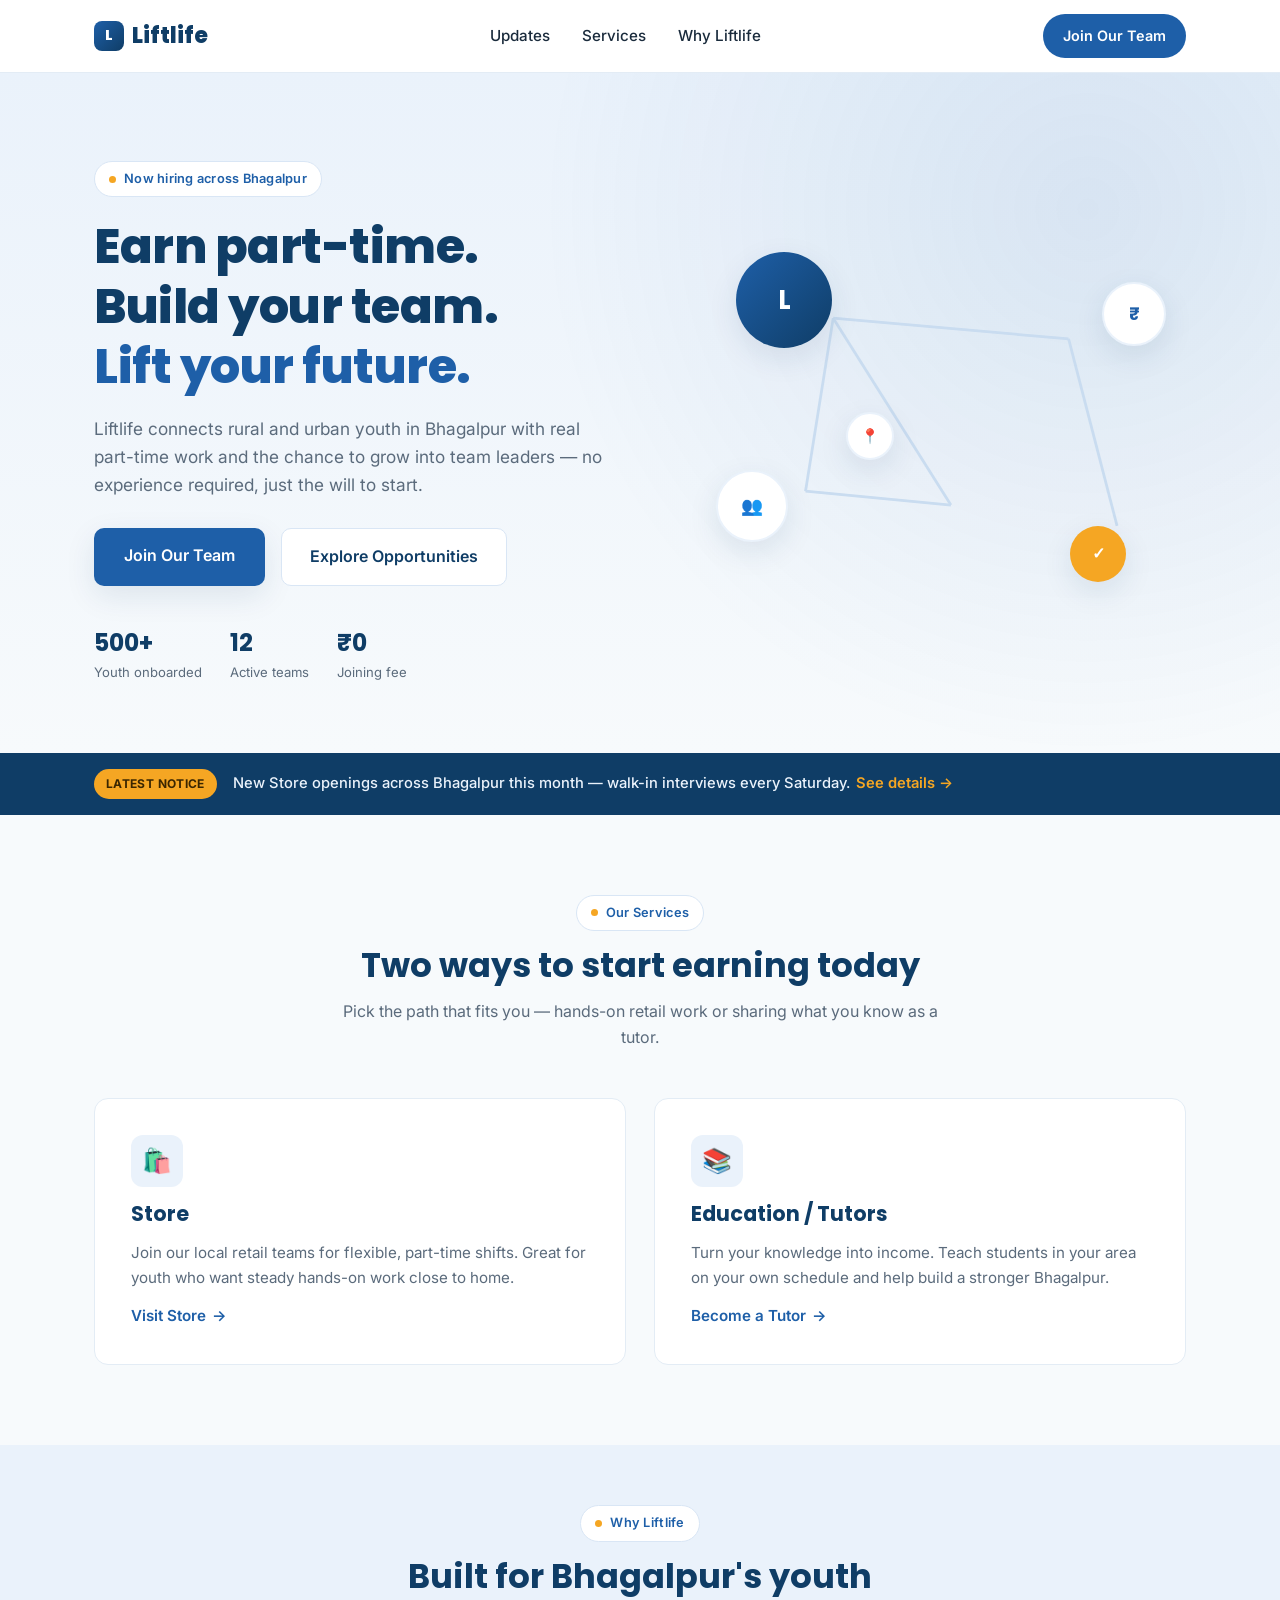
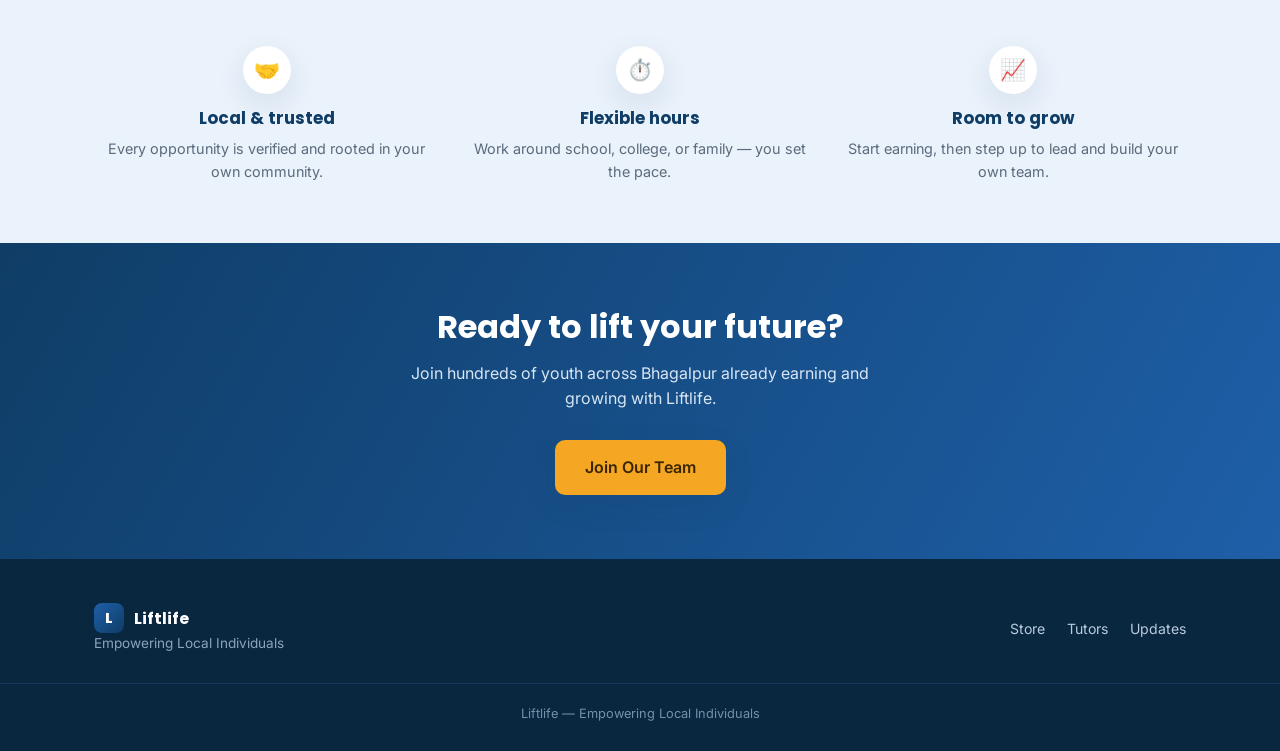
<file: index.html>
<!DOCTYPE html>
<html lang="en">
<head>
<meta charset="UTF-8" />
<meta name="viewport" content="width=device-width, initial-scale=1.0" />
<title>Liftlife — Part-Time Work & Team Building in Bhagalpur</title>
<link rel="preconnect" href="https://fonts.googleapis.com">
<link rel="preconnect" href="https://fonts.gstatic.com" crossorigin>
<link href="https://fonts.googleapis.com/css2?family=Poppins:wght@500;600;700;800&family=Inter:wght@400;500;600&display=swap" rel="stylesheet">
<style>
  :root{
    --navy:#0F3D66;
    --blue:#1E5FA8;
    --blue-light:#EAF2FB;
    --amber:#F5A623;
    --white:#FFFFFF;
    --bg:#F7FAFC;
    --text:#1A2B3C;
    --text-muted:#5B6B7C;
    --radius:14px;
    --shadow:0 10px 30px rgba(15,61,102,0.10);
  }

  *{box-sizing:border-box; margin:0; padding:0;}

  html{scroll-behavior:smooth;}

  body{
    font-family:'Inter', sans-serif;
    color:var(--text);
    background:var(--bg);
    line-height:1.6;
  }

  h1, h2, h3{
    font-family:'Poppins', sans-serif;
    color:var(--navy);
    line-height:1.25;
  }

  .container{
    max-width:1140px;
    margin:0 auto;
    padding:0 24px;
  }

  a{text-decoration:none; color:inherit;}
  ul{list-style:none;}

  /* ---------- Navbar ---------- */
  .navbar{
    background:var(--white);
    border-bottom:1px solid #E3ECF5;
    position:sticky;
    top:0;
    z-index:100;
  }
  .navbar .container{
    display:flex;
    align-items:center;
    justify-content:space-between;
    height:72px;
  }
  .logo{
    font-family:'Poppins', sans-serif;
    font-weight:800;
    font-size:1.4rem;
    color:var(--navy);
    display:flex;
    align-items:center;
    gap:8px;
  }
  .logo-mark{
    width:30px; height:30px;
    border-radius:8px;
    background:linear-gradient(135deg, var(--blue), var(--navy));
    display:inline-flex;
    align-items:center;
    justify-content:center;
    color:#fff;
    font-size:.9rem;
    font-weight:800;
  }
  .nav-links{
    display:flex;
    gap:32px;
    font-weight:500;
    font-size:.95rem;
  }
  .nav-links a{
    color:var(--text);
    transition:color .2s;
  }
  .nav-links a:hover, .nav-links a:focus-visible{color:var(--blue);}
  .nav-cta{
    background:var(--blue);
    color:#fff !important;
    padding:10px 20px;
    border-radius:999px;
    font-weight:600;
    font-size:.9rem;
  }
  .nav-cta:hover{background:var(--navy);}

  /* Mobile menu (checkbox-driven, no JS) */
  .nav-toggle-input{display:none;}
  .nav-toggle-label{
    display:none;
    width:40px; height:40px;
    border-radius:8px;
    border:1px solid #D9E6F5;
    align-items:center;
    justify-content:center;
    cursor:pointer;
    flex-shrink:0;
  }
  .nav-toggle-label span,
  .nav-toggle-label span::before,
  .nav-toggle-label span::after{
    content:"";
    display:block;
    width:18px; height:2px;
    background:var(--navy);
    position:relative;
    transition:transform .2s ease, opacity .2s ease;
  }
  .nav-toggle-label span::before{position:absolute; top:-6px;}
  .nav-toggle-label span::after{position:absolute; top:6px;}
  .mobile-panel{display:none;}

  /* Focus visibility for keyboard users */
  a:focus-visible, button:focus-visible, .nav-toggle-label:focus-visible{
    outline:2px solid var(--blue);
    outline-offset:3px;
    border-radius:4px;
  }

  /* ---------- Hero ---------- */
  .hero{
    background:
      radial-gradient(circle at 85% 20%, rgba(30,95,168,0.10), transparent 45%),
      linear-gradient(180deg, var(--blue-light) 0%, var(--bg) 100%);
    padding:88px 0 70px;
    position:relative;
    overflow:hidden;
  }
  .hero .container{
    display:grid;
    grid-template-columns:1.1fr 0.9fr;
    align-items:center;
    gap:48px;
  }
  .eyebrow{
    display:inline-flex;
    align-items:center;
    gap:8px;
    background:var(--white);
    border:1px solid #D9E6F5;
    color:var(--blue);
    font-weight:600;
    font-size:.8rem;
    padding:7px 14px;
    border-radius:999px;
    margin-bottom:20px;
    letter-spacing:.02em;
  }
  .eyebrow::before{
    content:"";
    width:7px; height:7px;
    border-radius:50%;
    background:var(--amber);
  }
  .hero h1{
    font-size:clamp(2rem, 4.2vw, 3rem);
    font-weight:800;
    letter-spacing:-0.01em;
    margin-bottom:18px;
  }
  .hero h1 span{color:var(--blue);}
  .hero p{
    color:var(--text-muted);
    font-size:1.08rem;
    max-width:520px;
    margin-bottom:30px;
  }
  .hero-ctas{
    display:flex;
    gap:16px;
    flex-wrap:wrap;
  }
  .btn-primary{
    background:var(--blue);
    color:#fff;
    font-weight:600;
    padding:15px 30px;
    border-radius:10px;
    display:inline-block;
    box-shadow:var(--shadow);
    transition:transform .18s ease, background .18s ease;
    border:none;
    cursor:pointer;
    font-size:1rem;
  }
  .btn-primary:hover{background:var(--navy); transform:translateY(-2px);}
  .btn-secondary{
    background:var(--white);
    color:var(--navy);
    font-weight:600;
    padding:15px 28px;
    border-radius:10px;
    border:1.5px solid #D9E6F5;
    transition:border-color .18s ease;
  }
  .btn-secondary:hover{border-color:var(--blue);}

  .hero-stats{
    display:flex;
    gap:28px;
    margin-top:38px;
  }
  .hero-stats div{display:flex; flex-direction:column;}
  .hero-stats strong{
    font-family:'Poppins', sans-serif;
    font-size:1.5rem;
    color:var(--navy);
  }
  .hero-stats span{
    font-size:.82rem;
    color:var(--text-muted);
  }

  /* Signature: connection-network graphic */
  .hero-visual{
    position:relative;
    height:360px;
  }
  .network{
    position:absolute;
    inset:0;
  }
  .node{
    position:absolute;
    border-radius:50%;
    background:var(--white);
    box-shadow:var(--shadow);
    display:flex;
    align-items:center;
    justify-content:center;
    font-family:'Poppins',sans-serif;
    font-weight:700;
    color:var(--blue);
    border:2px solid var(--blue-light);
  }
  .node.n1{width:96px; height:96px; top:10px; left:20px; font-size:1.6rem; background:linear-gradient(135deg, var(--blue), var(--navy)); color:#fff; border:none;}
  .node.n2{width:64px; height:64px; top:40px; right:20px; font-size:1.1rem;}
  .node.n3{width:72px; height:72px; bottom:60px; left:0; font-size:1.1rem;}
  .node.n4{width:56px; height:56px; bottom:20px; right:60px; font-size:1rem; background:var(--amber); color:#fff; border:none;}
  .node.n5{width:48px; height:48px; top:170px; left:130px; font-size:.9rem;}
  .network svg{position:absolute; inset:0; width:100%; height:100%;}

  /* ---------- Notice ---------- */
  .notice{
    background:var(--navy);
  }
  .notice .container{
    display:flex;
    align-items:center;
    gap:16px;
    padding:16px 24px;
    flex-wrap:wrap;
  }
  .notice-tag{
    background:var(--amber);
    color:#3A2600;
    font-weight:700;
    font-size:.75rem;
    padding:5px 12px;
    border-radius:999px;
    letter-spacing:.03em;
    text-transform:uppercase;
    flex-shrink:0;
  }
  .notice p{
    color:#EAF2FB;
    font-size:.92rem;
    font-weight:500;
    margin:0;
  }
  .notice a{
    color:var(--amber);
    font-weight:600;
    margin-left:6px;
  }

  /* ---------- Services ---------- */
  .services{
    padding:80px 0;
  }
  .section-head{
    text-align:center;
    max-width:600px;
    margin:0 auto 48px;
  }
  .section-head .eyebrow{margin-bottom:14px;}
  .section-head h2{
    font-size:clamp(1.6rem, 3vw, 2.1rem);
    margin-bottom:12px;
  }
  .section-head p{color:var(--text-muted);}

  .service-grid{
    display:grid;
    grid-template-columns:1fr 1fr;
    gap:28px;
  }
  .service-card{
    background:var(--white);
    border:1px solid #E3ECF5;
    border-radius:var(--radius);
    padding:36px;
    display:flex;
    flex-direction:column;
    gap:14px;
    transition:transform .2s ease, box-shadow .2s ease, border-color .2s ease;
  }
  .service-card:hover, .service-card:focus-visible{
    transform:translateY(-4px);
    box-shadow:var(--shadow);
    border-color:var(--blue);
  }
  .service-icon{
    width:52px; height:52px;
    border-radius:12px;
    display:flex;
    align-items:center;
    justify-content:center;
    font-size:1.5rem;
    background:var(--blue-light);
  }
  .service-card h3{font-size:1.3rem;}
  .service-card p{color:var(--text-muted); font-size:.95rem; flex-grow:1;}
  .service-link{
    color:var(--blue);
    font-weight:600;
    font-size:.95rem;
    display:inline-flex;
    align-items:center;
    gap:6px;
  }
  .service-card:hover .service-link{color:var(--navy);}
  .service-link .arrow{transition:transform .2s ease;}
  .service-card:hover .arrow{transform:translateX(4px);}

  /* ---------- Why / trust strip ---------- */
  .why{
    background:var(--blue-light);
    padding:60px 0;
  }
  .why-grid{
    display:grid;
    grid-template-columns:repeat(3, 1fr);
    gap:28px;
    text-align:center;
  }
  .why-item h3{font-size:1.05rem; margin-bottom:8px;}
  .why-item p{color:var(--text-muted); font-size:.9rem;}
  .why-icon{
    width:48px; height:48px;
    border-radius:50%;
    background:var(--white);
    box-shadow:var(--shadow);
    display:flex; align-items:center; justify-content:center;
    margin:0 auto 14px;
    font-size:1.3rem;
  }

  /* ---------- CTA banner ---------- */
  .cta-banner{
    background:linear-gradient(120deg, var(--navy), var(--blue));
    padding:64px 0;
    text-align:center;
  }
  .cta-banner h2{
    color:#fff;
    font-size:clamp(1.5rem, 3vw, 2rem);
    margin-bottom:14px;
  }
  .cta-banner p{
    color:#D9E6F5;
    max-width:480px;
    margin:0 auto 28px;
  }
  .cta-banner .btn-primary{
    background:var(--amber);
    color:#3A2600;
  }
  .cta-banner .btn-primary:hover{background:#e0951a;}

  /* ---------- Footer ---------- */
  .footer{
    background:#0A2740;
    color:#B9CBDD;
    padding:44px 0 26px;
  }
  .footer .container{
    display:flex;
    justify-content:space-between;
    align-items:center;
    flex-wrap:wrap;
    gap:20px;
  }
  .footer-brand{
    display:flex;
    align-items:center;
    gap:10px;
    color:#fff;
    font-family:'Poppins', sans-serif;
    font-weight:700;
  }
  .footer p.tag{
    font-size:.85rem;
    color:#8CA3BB;
  }
  .footer-links{
    display:flex;
    gap:22px;
    font-size:.88rem;
  }
  .footer-links a:hover{color:#fff;}
  .footer-bottom{
    border-top:1px solid #17395A;
    margin-top:28px;
    padding-top:20px;
    text-align:center;
    font-size:.8rem;
    color:#7590A9;
  }

  /* ---------- Responsive ---------- */
  @media (max-width: 860px){
    .hero .container{grid-template-columns:1fr;}
    .hero-visual{height:260px; order:-1;}
    .service-grid{grid-template-columns:1fr;}
    .why-grid{grid-template-columns:1fr;}
    .nav-links{display:none;}
    .nav-toggle-label{display:flex;}

    .mobile-panel{
      display:block;
      max-height:0;
      overflow:hidden;
      background:var(--white);
      border-bottom:1px solid #E3ECF5;
      transition:max-height .25s ease;
    }
    .mobile-panel ul{
      display:flex;
      flex-direction:column;
      padding:8px 24px 20px;
    }
    .mobile-panel a{
      display:block;
      padding:12px 0;
      font-weight:500;
      border-bottom:1px solid #EFF4FA;
    }
    .mobile-panel .nav-cta{
      display:inline-block;
      margin-top:12px;
    }
    .nav-toggle-input:checked ~ .mobile-panel{max-height:320px;}
    .nav-toggle-input:checked ~ .navbar .nav-toggle-label span{background:transparent;}
    .nav-toggle-input:checked ~ .navbar .nav-toggle-label span::before{transform:translateY(6px) rotate(45deg);}
    .nav-toggle-input:checked ~ .navbar .nav-toggle-label span::after{transform:translateY(-6px) rotate(-45deg);}
  }

  @media (max-width: 520px){
    .hero{padding:56px 0 44px;}
    .hero-stats{gap:18px;}
    .footer .container{flex-direction:column; text-align:center;}
  }

  @media (prefers-reduced-motion: reduce){
    *{transition:none !important;}
  }
</style>
</head>
<body>

  <input type="checkbox" id="nav-toggle" class="nav-toggle-input">

  <!-- Navbar -->
  <nav class="navbar">
    <div class="container">
      <a href="#" class="logo"><span class="logo-mark" aria-hidden="true">L</span>Liftlife</a>
      <ul class="nav-links">
        <li><a href="#notice">Updates</a></li>
        <li><a href="#services">Services</a></li>
        <li><a href="#why">Why Liftlife</a></li>
      </ul>
      <a href="#join" class="nav-cta">Join Our Team</a>
      <label for="nav-toggle" class="nav-toggle-label" aria-label="Toggle menu"><span></span></label>
    </div>
  </nav>

  <!-- Mobile menu panel -->
  <div class="mobile-panel">
    <ul>
      <li><a href="#notice">Updates</a></li>
      <li><a href="#services">Services</a></li>
      <li><a href="#why">Why Liftlife</a></li>
      <li><a href="#join" class="nav-cta">Join Our Team</a></li>
    </ul>
  </div>

  <!-- Hero -->
  <section class="hero">
    <div class="container">
      <div class="hero-copy">
        <span class="eyebrow">Now hiring across Bhagalpur</span>
        <h1>Earn part-time.<br>Build your team.<br><span>Lift your future.</span></h1>
        <p>Liftlife connects rural and urban youth in Bhagalpur with real part-time work and the chance to grow into team leaders — no experience required, just the will to start.</p>
        <div class="hero-ctas">
          <a href="#join" class="btn-primary">Join Our Team</a>
          <a href="#services" class="btn-secondary">Explore Opportunities</a>
        </div>
        <div class="hero-stats">
          <div><strong>500+</strong><span>Youth onboarded</span></div>
          <div><strong>12</strong><span>Active teams</span></div>
          <div><strong>₹0</strong><span>Joining fee</span></div>
        </div>
      </div>
      <div class="hero-visual" aria-hidden="true">
        <div class="network">
          <svg viewBox="0 0 300 260">
            <line x1="65" y1="55" x2="235" y2="70" stroke="#C9DCF0" stroke-width="2"/>
            <line x1="65" y1="55" x2="45" y2="180" stroke="#C9DCF0" stroke-width="2"/>
            <line x1="65" y1="55" x2="150" y2="190" stroke="#C9DCF0" stroke-width="2"/>
            <line x1="235" y1="70" x2="270" y2="205" stroke="#C9DCF0" stroke-width="2"/>
            <line x1="45" y1="180" x2="150" y2="190" stroke="#C9DCF0" stroke-width="2"/>
          </svg>
          <div class="node n1">L</div>
          <div class="node n2">₹</div>
          <div class="node n3">👥</div>
          <div class="node n4">✓</div>
          <div class="node n5">📍</div>
        </div>
      </div>
    </div>
  </section>

  <!-- Notice / Updates -->
  <section class="notice" id="notice">
    <div class="container">
      <span class="notice-tag">Latest Notice</span>
      <p>New Store openings across Bhagalpur this month — walk-in interviews every Saturday.<a href="#services">See details →</a></p>
    </div>
  </section>

  <!-- Services -->
  <section class="services" id="services">
    <div class="container">
      <div class="section-head">
        <span class="eyebrow">Our Services</span>
        <h2>Two ways to start earning today</h2>
        <p>Pick the path that fits you — hands-on retail work or sharing what you know as a tutor.</p>
      </div>
      <div class="service-grid">
        <a href="/store" class="service-card">
          <div class="service-icon" aria-hidden="true">🛍️</div>
          <h3>Store</h3>
          <p>Join our local retail teams for flexible, part-time shifts. Great for youth who want steady hands-on work close to home.</p>
          <span class="service-link">Visit Store <span class="arrow">→</span></span>
        </a>
        <a href="/education" class="service-card">
          <div class="service-icon" aria-hidden="true">📚</div>
          <h3>Education / Tutors</h3>
          <p>Turn your knowledge into income. Teach students in your area on your own schedule and help build a stronger Bhagalpur.</p>
          <span class="service-link">Become a Tutor <span class="arrow">→</span></span>
        </a>
      </div>
    </div>
  </section>

  <!-- Why -->
  <section class="why" id="why">
    <div class="container">
      <div class="section-head">
        <span class="eyebrow">Why Liftlife</span>
        <h2>Built for Bhagalpur's youth</h2>
      </div>
      <div class="why-grid">
        <div class="why-item">
          <div class="why-icon" aria-hidden="true">🤝</div>
          <h3>Local & trusted</h3>
          <p>Every opportunity is verified and rooted in your own community.</p>
        </div>
        <div class="why-item">
          <div class="why-icon" aria-hidden="true">⏱️</div>
          <h3>Flexible hours</h3>
          <p>Work around school, college, or family — you set the pace.</p>
        </div>
        <div class="why-item">
          <div class="why-icon" aria-hidden="true">📈</div>
          <h3>Room to grow</h3>
          <p>Start earning, then step up to lead and build your own team.</p>
        </div>
      </div>
    </div>
  </section>

  <!-- CTA Banner -->
  <section class="cta-banner" id="join">
    <div class="container">
      <h2>Ready to lift your future?</h2>
      <p>Join hundreds of youth across Bhagalpur already earning and growing with Liftlife.</p>
      <a href="/join" class="btn-primary">Join Our Team</a>
    </div>
  </section>

  <!-- Footer -->
  <footer class="footer">
    <div class="container">
      <div>
        <div class="footer-brand"><span class="logo-mark" aria-hidden="true">L</span>Liftlife</div>
        <p class="tag">Empowering Local Individuals</p>
      </div>
      <ul class="footer-links">
        <li><a href="#services">Store</a></li>
        <li><a href="#services">Tutors</a></li>
        <li><a href="#notice">Updates</a></li>
      </ul>
    </div>
    <div class="footer-bottom">Liftlife — Empowering Local Individuals</div>
  </footer>

</body>
</html>
</file>
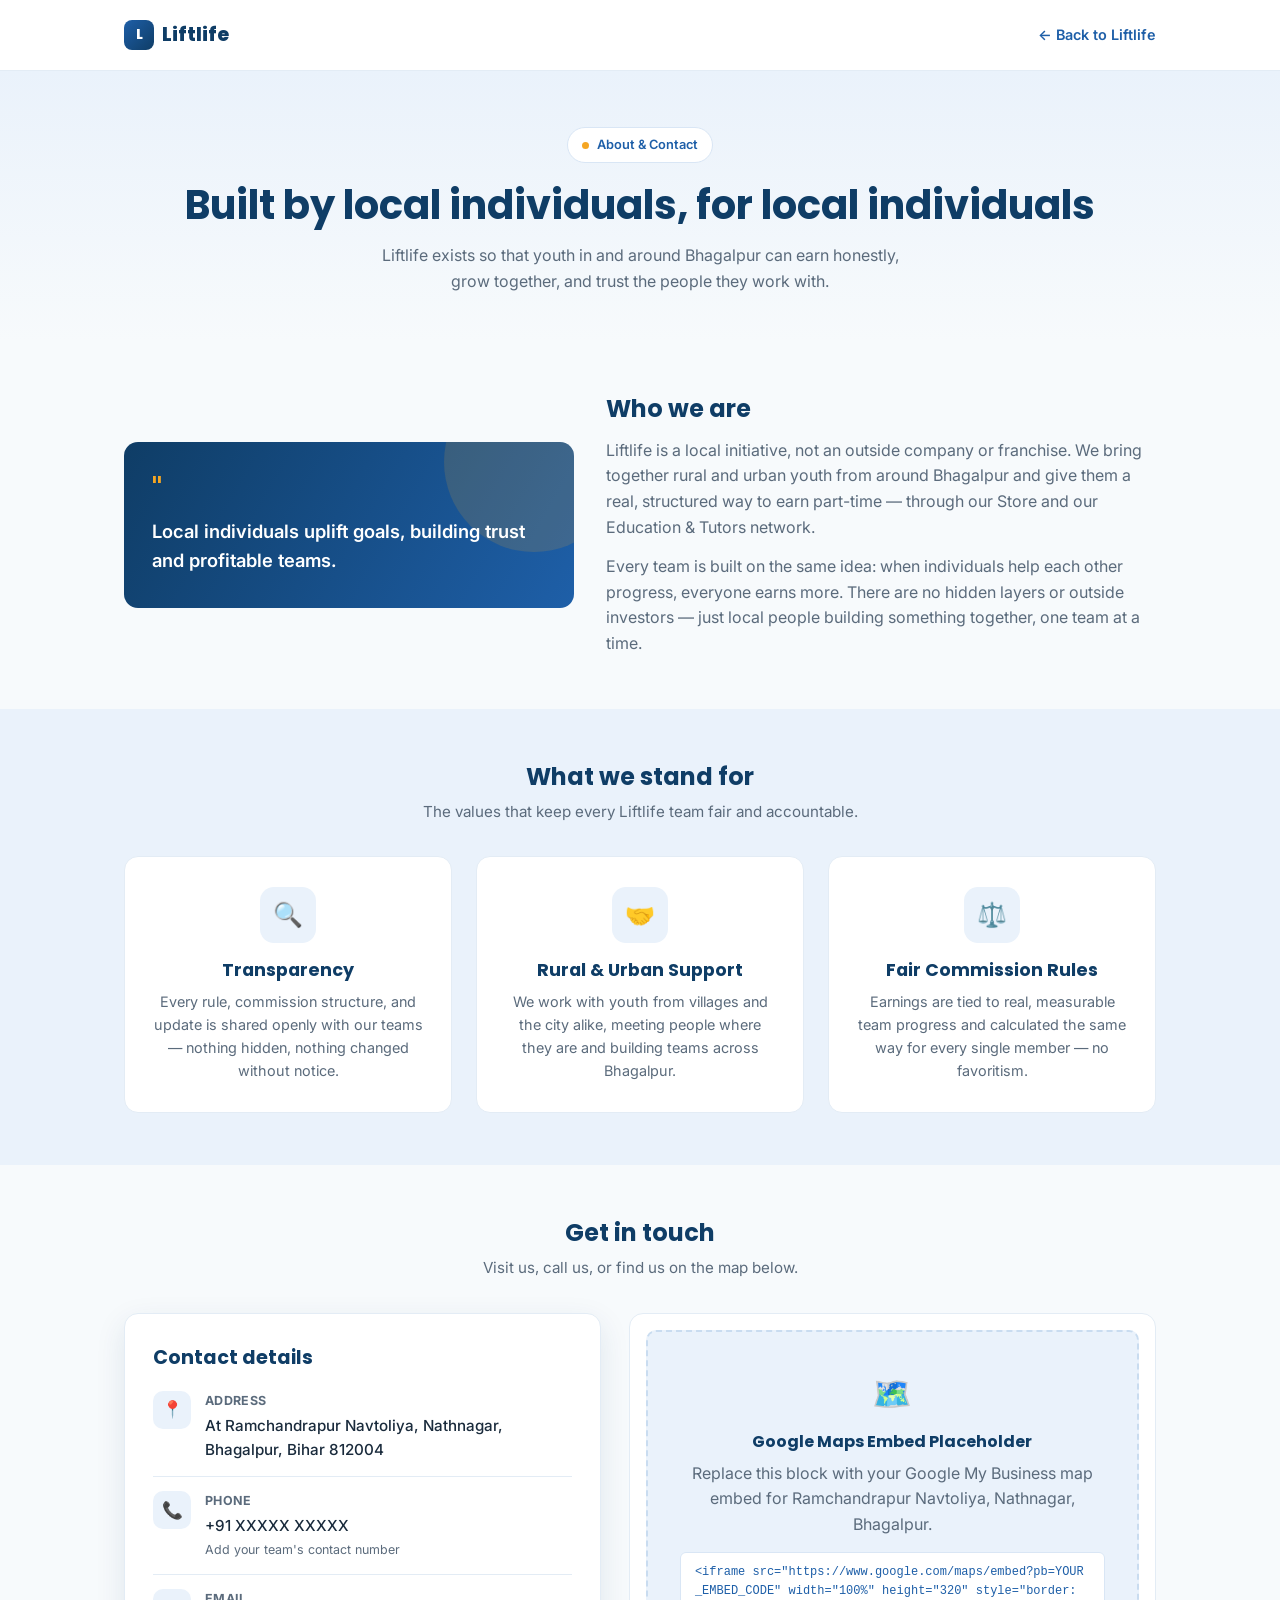
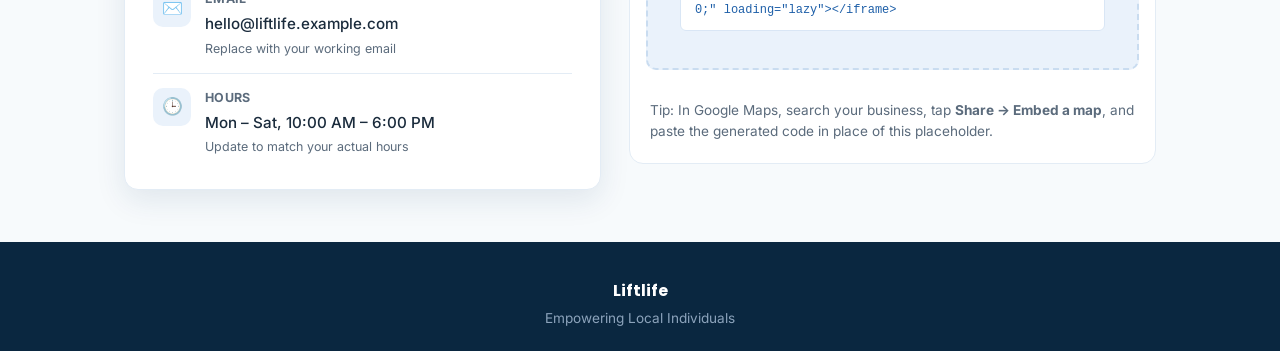
<file: about-contact.html>
<!DOCTYPE html>
<html lang="en">
<head>
<meta charset="UTF-8" />
<meta name="viewport" content="width=device-width, initial-scale=1.0" />
<title>About & Contact — Liftlife</title>
<link rel="preconnect" href="https://fonts.googleapis.com">
<link rel="preconnect" href="https://fonts.gstatic.com" crossorigin>
<link href="https://fonts.googleapis.com/css2?family=Poppins:wght@600;700;800&family=Inter:wght@400;500;600&display=swap" rel="stylesheet">
<style>
  :root{
    --navy:#0F3D66;
    --blue:#1E5FA8;
    --blue-light:#EAF2FB;
    --amber:#F5A623;
    --white:#FFFFFF;
    --bg:#F7FAFC;
    --text:#1A2B3C;
    --text-muted:#5B6B7C;
    --border:#E3ECF5;
    --radius:14px;
    --shadow:0 10px 30px rgba(15,61,102,0.10);
  }
  *{box-sizing:border-box; margin:0; padding:0;}
  body{
    font-family:'Inter', sans-serif;
    color:var(--text);
    background:var(--bg);
    line-height:1.6;
  }
  h1,h2,h3{font-family:'Poppins', sans-serif; color:var(--navy); line-height:1.3;}
  a{text-decoration:none; color:inherit;}
  .container{max-width:1080px; margin:0 auto; padding:0 24px;}

  /* Navbar */
  .navbar{background:var(--white); border-bottom:1px solid var(--border); position:sticky; top:0; z-index:50;}
  .navbar .container{display:flex; align-items:center; justify-content:space-between; height:70px;}
  .logo{font-family:'Poppins', sans-serif; font-weight:800; font-size:1.2rem; color:var(--navy); display:flex; align-items:center; gap:8px;}
  .logo-mark{width:30px; height:30px; border-radius:8px; background:linear-gradient(135deg, var(--blue), var(--navy)); color:#fff; display:flex; align-items:center; justify-content:center; font-size:.85rem; font-weight:800;}
  .back-link{font-size:.9rem; font-weight:600; color:var(--blue);}
  .back-link:hover{color:var(--navy);}

  /* Header */
  .page-header{background:linear-gradient(180deg, var(--blue-light), var(--bg)); padding:56px 0 46px; text-align:center;}
  .badge{display:inline-flex; align-items:center; gap:8px; background:var(--white); border:1px solid #D9E6F5; color:var(--blue); font-weight:600; font-size:.8rem; padding:7px 14px; border-radius:999px; margin-bottom:16px;}
  .badge::before{content:""; width:7px; height:7px; border-radius:50%; background:var(--amber);}
  .page-header h1{font-size:clamp(1.8rem, 3.6vw, 2.5rem); margin-bottom:12px;}
  .page-header p{color:var(--text-muted); max-width:540px; margin:0 auto;}

  section{padding:52px 0;}
  .section-head{max-width:580px; margin:0 auto 32px; text-align:center;}
  .section-head h2{font-size:1.5rem; margin-bottom:8px;}
  .section-head p{color:var(--text-muted); font-size:.95rem;}

  /* About */
  .about-wrap{
    display:grid;
    grid-template-columns:0.9fr 1.1fr;
    gap:32px;
    align-items:center;
  }
  .about-quote{
    background:linear-gradient(120deg, var(--navy), var(--blue));
    color:#fff;
    border-radius:var(--radius);
    padding:32px 28px;
    position:relative;
    overflow:hidden;
  }
  .about-quote::before{
    content:"";
    position:absolute; width:180px; height:180px; border-radius:50%;
    background:rgba(245,166,35,0.15); top:-70px; right:-50px;
  }
  .about-quote .mark{
    font-family:'Poppins', sans-serif;
    font-size:2.2rem;
    color:var(--amber);
    line-height:1;
    margin-bottom:8px;
    position:relative;
  }
  .about-quote p{
    font-size:1.15rem;
    font-weight:600;
    position:relative;
  }
  .about-text h2{font-size:1.5rem; margin-bottom:14px;}
  .about-text p{color:var(--text-muted); margin-bottom:14px;}
  .about-text p:last-child{margin-bottom:0;}

  /* Trust badges */
  .trust-grid{
    display:grid;
    grid-template-columns:repeat(3, 1fr);
    gap:24px;
  }
  .trust-card{
    background:var(--white);
    border:1px solid var(--border);
    border-radius:var(--radius);
    padding:30px 26px;
    text-align:center;
    transition:transform .18s ease, box-shadow .18s ease;
  }
  .trust-card:hover{transform:translateY(-4px); box-shadow:var(--shadow);}
  .trust-icon{
    width:56px; height:56px; border-radius:14px;
    background:var(--blue-light);
    display:flex; align-items:center; justify-content:center;
    font-size:1.5rem;
    margin:0 auto 16px;
  }
  .trust-card h3{font-size:1.1rem; margin-bottom:8px;}
  .trust-card p{color:var(--text-muted); font-size:.9rem;}

  /* Contact + Map */
  .contact-wrap{
    display:grid;
    grid-template-columns:0.95fr 1.05fr;
    gap:28px;
    align-items:start;
  }
  .contact-card{
    background:var(--white);
    border:1px solid var(--border);
    border-radius:var(--radius);
    padding:32px 28px;
    box-shadow:var(--shadow);
  }
  .contact-card h3{font-size:1.2rem; margin-bottom:20px;}
  .contact-row{
    display:flex;
    gap:14px;
    align-items:flex-start;
    padding:14px 0;
    border-bottom:1px solid var(--border);
  }
  .contact-row:last-child{border-bottom:none; padding-bottom:0;}
  .contact-row:first-of-type{padding-top:0;}
  .contact-icon{
    width:38px; height:38px; border-radius:10px;
    background:var(--blue-light); color:var(--blue);
    display:flex; align-items:center; justify-content:center;
    font-size:1.05rem; flex-shrink:0;
  }
  .contact-row .label{font-size:.78rem; font-weight:700; color:var(--text-muted); text-transform:uppercase; letter-spacing:.03em; margin-bottom:3px;}
  .contact-row .value{font-size:.95rem; color:var(--text); font-weight:500;}
  .contact-row .note{font-size:.78rem; color:var(--text-muted); margin-top:2px;}

  .map-wrap{
    background:var(--white);
    border:1px solid var(--border);
    border-radius:var(--radius);
    overflow:hidden;
  }
  .map-placeholder{
    border:2px dashed #C9DCF0;
    background:var(--blue-light);
    min-height:340px;
    display:flex;
    flex-direction:column;
    align-items:center;
    justify-content:center;
    text-align:center;
    padding:32px;
    color:var(--text-muted);
    margin:16px;
    border-radius:10px;
  }
  .map-placeholder .icon{font-size:2rem; margin-bottom:10px;}
  .map-placeholder strong{display:block; color:var(--navy); margin-bottom:6px; font-family:'Poppins', sans-serif;}
  .map-placeholder code{
    display:block; margin-top:14px; background:var(--white); border:1px solid #D9E6F5;
    border-radius:6px; padding:10px 14px; font-size:.75rem; color:var(--blue); word-break:break-all;
    text-align:left;
  }
  .map-caption{padding:14px 20px 20px; font-size:.85rem; color:var(--text-muted);}

  /* Footer */
  .footer{background:#0A2740; color:#B9CBDD; padding:36px 0 22px; text-align:center;}
  .footer p.brand{color:#fff; font-family:'Poppins', sans-serif; font-weight:700; margin-bottom:4px;}
  .footer p.tag{font-size:.85rem; color:#8CA3BB;}

  /* Focus & motion */
  a:focus-visible{outline:2px solid var(--blue); outline-offset:3px; border-radius:4px;}
  @media (prefers-reduced-motion: reduce){ *{transition:none !important;} }

  /* Responsive */
  @media (max-width: 860px){
    .about-wrap{grid-template-columns:1fr;}
    .trust-grid{grid-template-columns:1fr 1fr;}
    .contact-wrap{grid-template-columns:1fr;}
  }
  @media (max-width: 560px){
    .trust-grid{grid-template-columns:1fr;}
    .contact-card{padding:24px 20px;}
    .map-placeholder{min-height:260px; padding:22px; margin:12px;}
  }
</style>
</head>
<body>

  <!-- Navbar -->
  <nav class="navbar">
    <div class="container">
      <a href="index.html" class="logo"><span class="logo-mark" aria-hidden="true">L</span>Liftlife</a>
      <a href="index.html" class="back-link">← Back to Liftlife</a>
    </div>
  </nav>

  <!-- Header -->
  <header class="page-header">
    <div class="container">
      <span class="badge">About & Contact</span>
      <h1>Built by local individuals, for local individuals</h1>
      <p>Liftlife exists so that youth in and around Bhagalpur can earn honestly, grow together, and trust the people they work with.</p>
    </div>
  </header>

  <!-- About the Company -->
  <section id="about" aria-labelledby="about-heading">
    <div class="container">
      <div class="about-wrap">
        <div class="about-quote">
          <div class="mark" aria-hidden="true">"</div>
          <p>Local individuals uplift goals, building trust and profitable teams.</p>
        </div>
        <div class="about-text">
          <h2 id="about-heading">Who we are</h2>
          <p>Liftlife is a local initiative, not an outside company or franchise. We bring together rural and urban youth from around Bhagalpur and give them a real, structured way to earn part-time — through our Store and our Education & Tutors network.</p>
          <p>Every team is built on the same idea: when individuals help each other progress, everyone earns more. There are no hidden layers or outside investors — just local people building something together, one team at a time.</p>
        </div>
      </div>
    </div>
  </section>

  <!-- Trust Badges / Values -->
  <section id="values" style="background:var(--blue-light);" aria-labelledby="values-heading">
    <div class="container">
      <div class="section-head">
        <h2 id="values-heading">What we stand for</h2>
        <p>The values that keep every Liftlife team fair and accountable.</p>
      </div>
      <div class="trust-grid">
        <div class="trust-card">
          <div class="trust-icon" aria-hidden="true">🔍</div>
          <h3>Transparency</h3>
          <p>Every rule, commission structure, and update is shared openly with our teams — nothing hidden, nothing changed without notice.</p>
        </div>
        <div class="trust-card">
          <div class="trust-icon" aria-hidden="true">🤝</div>
          <h3>Rural & Urban Support</h3>
          <p>We work with youth from villages and the city alike, meeting people where they are and building teams across Bhagalpur.</p>
        </div>
        <div class="trust-card">
          <div class="trust-icon" aria-hidden="true">⚖️</div>
          <h3>Fair Commission Rules</h3>
          <p>Earnings are tied to real, measurable team progress and calculated the same way for every single member — no favoritism.</p>
        </div>
      </div>
    </div>
  </section>

  <!-- Contact Info + Map -->
  <section id="contact" aria-labelledby="contact-heading">
    <div class="container">
      <div class="section-head">
        <h2 id="contact-heading">Get in touch</h2>
        <p>Visit us, call us, or find us on the map below.</p>
      </div>

      <div class="contact-wrap">
        <div class="contact-card">
          <h3>Contact details</h3>

          <div class="contact-row">
            <span class="contact-icon" aria-hidden="true">📍</span>
            <div>
              <div class="label">Address</div>
              <div class="value">At Ramchandrapur Navtoliya, Nathnagar, Bhagalpur, Bihar 812004</div>
            </div>
          </div>

          <div class="contact-row">
            <span class="contact-icon" aria-hidden="true">📞</span>
            <div>
              <div class="label">Phone</div>
              <div class="value">+91 XXXXX XXXXX</div>
              <div class="note">Add your team's contact number</div>
            </div>
          </div>

          <div class="contact-row">
            <span class="contact-icon" aria-hidden="true">✉️</span>
            <div>
              <div class="label">Email</div>
              <div class="value">hello@liftlife.example.com</div>
              <div class="note">Replace with your working email</div>
            </div>
          </div>

          <div class="contact-row">
            <span class="contact-icon" aria-hidden="true">🕒</span>
            <div>
              <div class="label">Hours</div>
              <div class="value">Mon – Sat, 10:00 AM – 6:00 PM</div>
              <div class="note">Update to match your actual hours</div>
            </div>
          </div>
        </div>

        <div class="map-wrap">
          <div class="map-placeholder">
            <div class="icon" aria-hidden="true">🗺️</div>
            <strong>Google Maps Embed Placeholder</strong>
            <span>Replace this block with your Google My Business map embed for Ramchandrapur Navtoliya, Nathnagar, Bhagalpur.</span>
            <code>&lt;iframe src="https://www.google.com/maps/embed?pb=YOUR_EMBED_CODE" width="100%" height="320" style="border:0;" loading="lazy"&gt;&lt;/iframe&gt;</code>
          </div>
          <p class="map-caption">Tip: In Google Maps, search your business, tap <strong>Share → Embed a map</strong>, and paste the generated code in place of this placeholder.</p>
        </div>
      </div>
    </div>
  </section>

  <!-- Footer -->
  <footer class="footer">
    <div class="container">
      <p class="brand">Liftlife</p>
      <p class="tag">Empowering Local Individuals</p>
    </div>
  </footer>

</body>
</html>
</file>
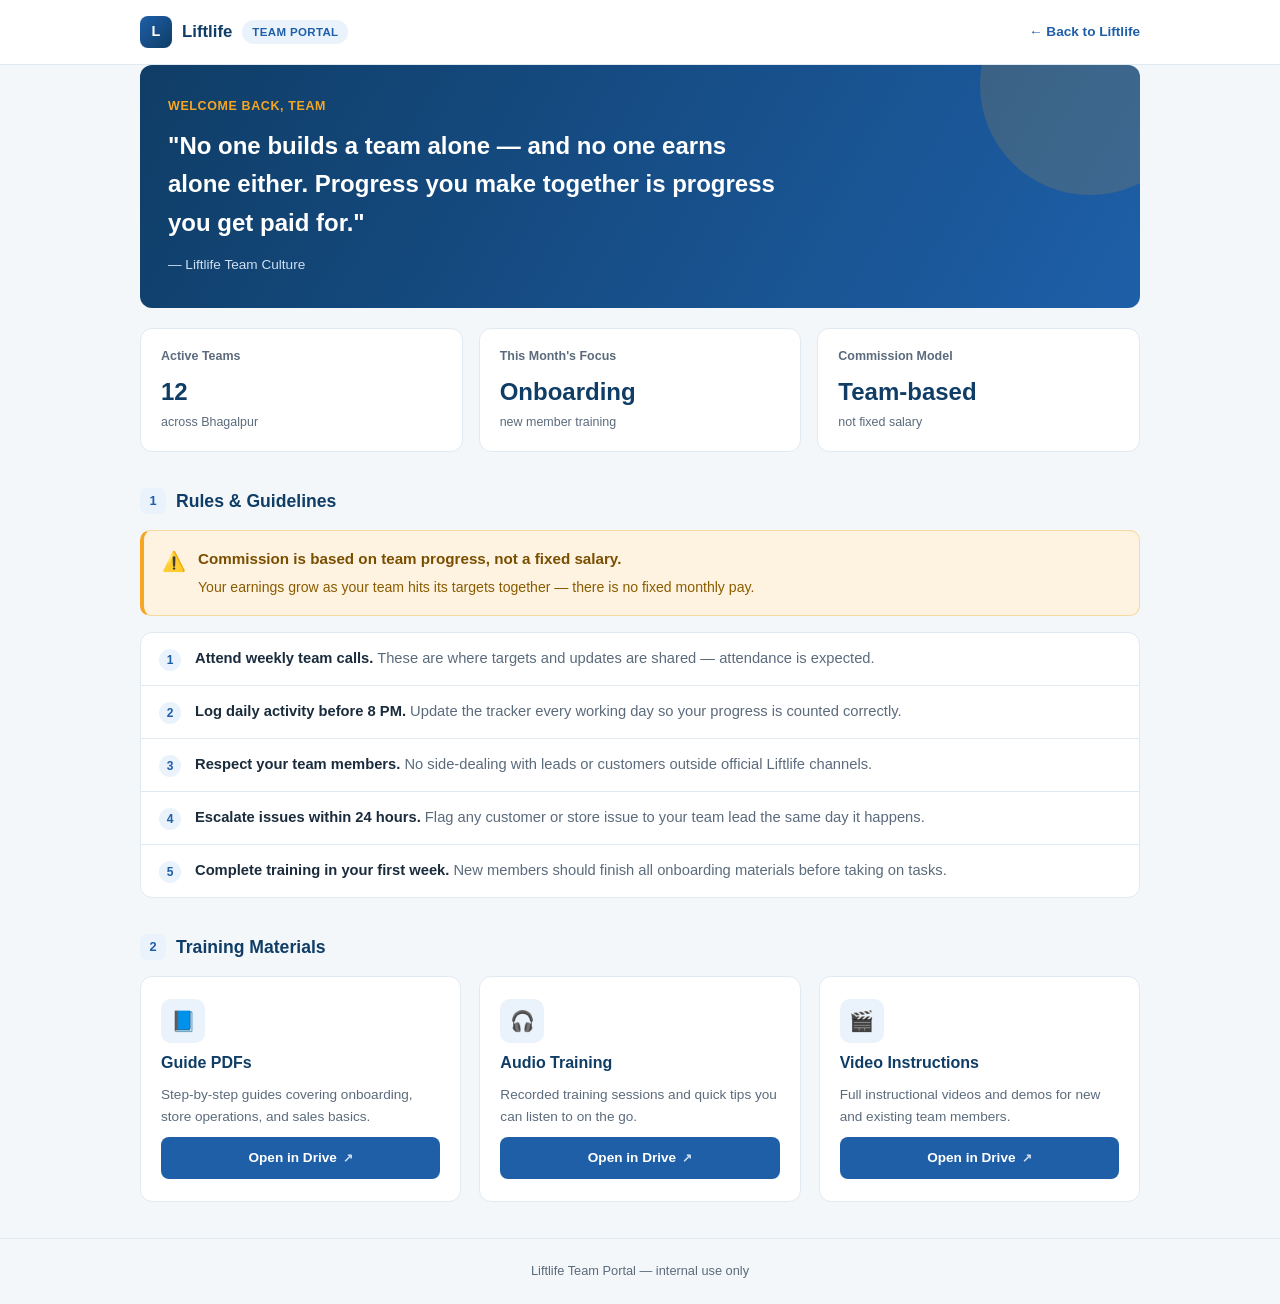
<file: team.html>
<!DOCTYPE html>
<html lang="en">
<head>
<meta charset="UTF-8" />
<meta name="viewport" content="width=device-width, initial-scale=1.0" />
<title>Liftlife Team Portal</title>
<style>
  :root{
    --navy:#0F3D66;
    --blue:#1E5FA8;
    --blue-light:#EAF2FB;
    --amber:#F5A623;
    --amber-light:#FEF3E0;
    --white:#FFFFFF;
    --bg:#F4F7FA;
    --text:#1A2B3C;
    --text-muted:#5B6B7C;
    --border:#E1E9F1;
    --radius:12px;
    --shadow:0 8px 24px rgba(15,61,102,0.08);
  }
  *{box-sizing:border-box; margin:0; padding:0;}
  body{
    font-family:-apple-system, BlinkMacSystemFont, "Segoe UI", Roboto, Helvetica, Arial, sans-serif;
    background:var(--bg);
    color:var(--text);
    line-height:1.6;
  }
  h1,h2,h3{line-height:1.3; color:var(--navy);}
  a{text-decoration:none; color:inherit;}
  .container{max-width:1040px; margin:0 auto; padding:0 20px;}

  /* Top bar */
  .topbar{
    background:var(--white);
    border-bottom:1px solid var(--border);
    position:sticky; top:0; z-index:20;
  }
  .topbar .container{
    display:flex; align-items:center; justify-content:space-between;
    height:64px; gap:16px; flex-wrap:wrap;
  }
  .brand{
    display:flex; align-items:center; gap:10px;
    font-weight:700; font-size:1.05rem; color:var(--navy);
  }
  .brand-mark{
    width:32px; height:32px; border-radius:8px;
    background:linear-gradient(135deg, var(--blue), var(--navy));
    color:#fff; display:flex; align-items:center; justify-content:center;
    font-size:.9rem; font-weight:800;
  }
  .portal-badge{
    background:var(--blue-light); color:var(--blue);
    font-size:.72rem; font-weight:700; letter-spacing:.03em;
    padding:3px 10px; border-radius:999px; text-transform:uppercase;
  }
  .back-link{font-size:.85rem; font-weight:600; color:var(--blue);}
  .back-link:hover{color:var(--navy);}

  main{padding:32px 0 64px;}

  section{margin-bottom:36px;}
  .section-title{
    display:flex; align-items:center; gap:10px;
    font-size:1.1rem; margin-bottom:16px;
  }
  .section-title .num{
    width:26px; height:26px; border-radius:7px;
    background:var(--blue-light); color:var(--blue);
    font-size:.8rem; font-weight:700;
    display:flex; align-items:center; justify-content:center;
    flex-shrink:0;
  }

  /* Welcome banner */
  .banner{
    background:linear-gradient(120deg, var(--navy), var(--blue));
    border-radius:var(--radius);
    padding:32px 28px;
    color:#fff;
    position:relative;
    overflow:hidden;
  }
  .banner::before{
    content:"";
    position:absolute;
    width:220px; height:220px;
    border-radius:50%;
    background:rgba(245,166,35,0.15);
    top:-90px; right:-60px;
  }
  .banner p.eyebrow{
    font-size:.78rem; font-weight:700; letter-spacing:.05em; text-transform:uppercase;
    color:var(--amber); margin-bottom:10px; position:relative;
  }
  .banner blockquote{
    font-size:clamp(1.15rem, 2.4vw, 1.5rem);
    font-weight:600;
    max-width:620px;
    margin-bottom:12px;
    position:relative;
  }
  .banner cite{
    display:block; font-style:normal;
    font-size:.85rem; color:#CFE0F2; position:relative;
  }

  /* Snapshot stat row */
  .snapshot{
    display:grid;
    grid-template-columns:repeat(3, 1fr);
    gap:16px;
    margin-top:20px;
  }
  .stat-card{
    background:var(--white);
    border:1px solid var(--border);
    border-radius:var(--radius);
    padding:18px 20px;
  }
  .stat-card .label{
    font-size:.78rem; color:var(--text-muted); font-weight:600;
    margin-bottom:6px;
  }
  .stat-card .value{
    font-size:1.5rem; font-weight:700; color:var(--navy);
  }
  .stat-card .sub{font-size:.78rem; color:var(--text-muted); margin-top:2px;}

  /* Rules & Guidelines */
  .rules-callout{
    background:var(--amber-light);
    border:1px solid #F5D9A0;
    border-left:4px solid var(--amber);
    border-radius:10px;
    padding:16px 18px;
    margin-bottom:16px;
    display:flex;
    gap:12px;
    align-items:flex-start;
  }
  .rules-callout .icon{font-size:1.2rem; flex-shrink:0;}
  .rules-callout strong{display:block; color:#7A4E00; margin-bottom:2px; font-size:.95rem;}
  .rules-callout span{color:#8A5C00; font-size:.88rem;}

  .rules-list{
    background:var(--white);
    border:1px solid var(--border);
    border-radius:var(--radius);
    overflow:hidden;
  }
  .rules-list li{
    list-style:none;
    display:flex;
    gap:14px;
    align-items:flex-start;
    padding:14px 18px;
    border-bottom:1px solid var(--border);
    font-size:.92rem;
  }
  .rules-list li:last-child{border-bottom:none;}
  .rules-list .bullet{
    width:22px; height:22px; border-radius:50%;
    background:var(--blue-light); color:var(--blue);
    font-size:.75rem; font-weight:700;
    display:flex; align-items:center; justify-content:center;
    flex-shrink:0; margin-top:2px;
  }
  .rules-list p{color:var(--text-muted); margin:0;}
  .rules-list p strong{color:var(--text);}

  /* Training Materials */
  .training-grid{
    display:grid;
    grid-template-columns:repeat(3, 1fr);
    gap:18px;
  }
  .training-card{
    background:var(--white);
    border:1px solid var(--border);
    border-radius:var(--radius);
    padding:22px 20px;
    display:flex;
    flex-direction:column;
    gap:10px;
    transition:transform .15s ease, box-shadow .15s ease, border-color .15s ease;
  }
  .training-card:hover{
    transform:translateY(-3px);
    box-shadow:var(--shadow);
    border-color:var(--blue);
  }
  .training-icon{
    width:44px; height:44px; border-radius:10px;
    background:var(--blue-light);
    display:flex; align-items:center; justify-content:center;
    font-size:1.25rem;
  }
  .training-card h3{font-size:1rem;}
  .training-card p{color:var(--text-muted); font-size:.85rem; flex-grow:1;}
  .training-btn{
    background:var(--blue);
    color:#fff;
    font-weight:600;
    font-size:.85rem;
    text-align:center;
    padding:10px 14px;
    border-radius:8px;
    display:inline-flex;
    align-items:center;
    justify-content:center;
    gap:6px;
    transition:background .15s ease;
  }
  .training-btn:hover{background:var(--navy);}
  .training-btn .ext{font-size:.75rem; opacity:.8;}

  /* Footer */
  footer{
    border-top:1px solid var(--border);
    padding:22px 0;
    text-align:center;
    color:var(--text-muted);
    font-size:.8rem;
  }

  /* Focus & motion */
  a:focus-visible{
    outline:2px solid var(--blue);
    outline-offset:3px;
    border-radius:4px;
  }
  @media (prefers-reduced-motion: reduce){
    *{transition:none !important;}
  }

  /* Responsive */
  @media (max-width: 780px){
    .snapshot{grid-template-columns:1fr 1fr;}
    .training-grid{grid-template-columns:1fr;}
  }
  @media (max-width: 480px){
    .snapshot{grid-template-columns:1fr;}
    .banner{padding:24px 20px;}
    .topbar .container{height:auto; padding:12px 16px; justify-content:center; text-align:center;}
  }
</style>
</head>
<body>

  <!-- Top bar -->
  <header class="topbar">
    <div class="container">
      <a href="index.html" class="brand">
        <span class="brand-mark" aria-hidden="true">L</span>
        Liftlife <span class="portal-badge">Team Portal</span>
      </a>
      <a href="index.html" class="back-link">← Back to Liftlife</a>
    </div>
  </header>

  <main class="container">

    <!-- Welcome Banner -->
    <section aria-labelledby="welcome-heading">
      <div class="banner">
        <p class="eyebrow">Welcome back, team</p>
        <blockquote id="welcome-heading">"No one builds a team alone — and no one earns alone either. Progress you make together is progress you get paid for."</blockquote>
        <cite>— Liftlife Team Culture</cite>
      </div>

      <div class="snapshot">
        <div class="stat-card">
          <div class="label">Active Teams</div>
          <div class="value">12</div>
          <div class="sub">across Bhagalpur</div>
        </div>
        <div class="stat-card">
          <div class="label">This Month's Focus</div>
          <div class="value">Onboarding</div>
          <div class="sub">new member training</div>
        </div>
        <div class="stat-card">
          <div class="label">Commission Model</div>
          <div class="value">Team-based</div>
          <div class="sub">not fixed salary</div>
        </div>
      </div>
    </section>

    <!-- Rules & Guidelines -->
    <section aria-labelledby="rules-heading">
      <h2 class="section-title" id="rules-heading"><span class="num" aria-hidden="true">1</span> Rules & Guidelines</h2>

      <div class="rules-callout">
        <span class="icon" aria-hidden="true">⚠️</span>
        <div>
          <strong>Commission is based on team progress, not a fixed salary.</strong>
          <span>Your earnings grow as your team hits its targets together — there is no fixed monthly pay.</span>
        </div>
      </div>

      <ul class="rules-list">
        <li>
          <span class="bullet" aria-hidden="true">1</span>
          <p><strong>Attend weekly team calls.</strong> These are where targets and updates are shared — attendance is expected.</p>
        </li>
        <li>
          <span class="bullet" aria-hidden="true">2</span>
          <p><strong>Log daily activity before 8 PM.</strong> Update the tracker every working day so your progress is counted correctly.</p>
        </li>
        <li>
          <span class="bullet" aria-hidden="true">3</span>
          <p><strong>Respect your team members.</strong> No side-dealing with leads or customers outside official Liftlife channels.</p>
        </li>
        <li>
          <span class="bullet" aria-hidden="true">4</span>
          <p><strong>Escalate issues within 24 hours.</strong> Flag any customer or store issue to your team lead the same day it happens.</p>
        </li>
        <li>
          <span class="bullet" aria-hidden="true">5</span>
          <p><strong>Complete training in your first week.</strong> New members should finish all onboarding materials before taking on tasks.</p>
        </li>
      </ul>
    </section>

    <!-- Training Materials -->
    <section aria-labelledby="training-heading">
      <h2 class="section-title" id="training-heading"><span class="num" aria-hidden="true">2</span> Training Materials</h2>

      <div class="training-grid">
        <div class="training-card">
          <div class="training-icon" aria-hidden="true">📘</div>
          <h3>Guide PDFs</h3>
          <p>Step-by-step guides covering onboarding, store operations, and sales basics.</p>
          <a href="https://drive.google.com/drive/folders/GUIDE_PDFS_FOLDER_ID" target="_blank" rel="noopener" class="training-btn">
            Open in Drive <span class="ext" aria-hidden="true">↗</span>
          </a>
        </div>

        <div class="training-card">
          <div class="training-icon" aria-hidden="true">🎧</div>
          <h3>Audio Training</h3>
          <p>Recorded training sessions and quick tips you can listen to on the go.</p>
          <a href="https://drive.google.com/drive/folders/AUDIO_TRAINING_FOLDER_ID" target="_blank" rel="noopener" class="training-btn">
            Open in Drive <span class="ext" aria-hidden="true">↗</span>
          </a>
        </div>

        <div class="training-card">
          <div class="training-icon" aria-hidden="true">🎬</div>
          <h3>Video Instructions</h3>
          <p>Full instructional videos and demos for new and existing team members.</p>
          <a href="https://drive.google.com/drive/folders/VIDEO_INSTRUCTIONS_FOLDER_ID" target="_blank" rel="noopener" class="training-btn">
            Open in Drive <span class="ext" aria-hidden="true">↗</span>
          </a>
        </div>
      </div>
    </section>

  </main>

  <footer>
    Liftlife Team Portal — internal use only
  </footer>

</body>
</html>
</file>
